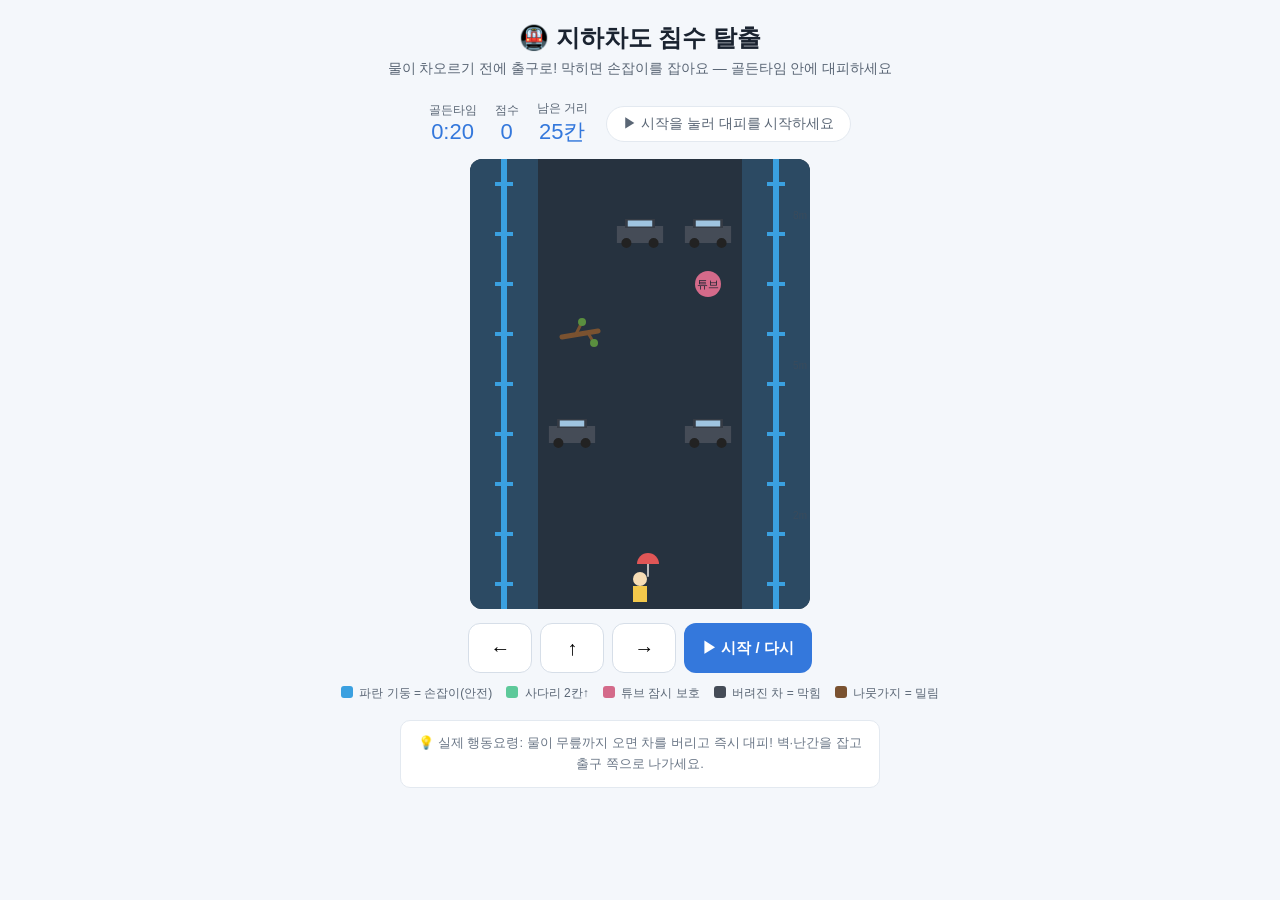
<file: tunnel-escape-game/index.html>
<!DOCTYPE html>
<html lang="ko">
<head>
  <meta charset="UTF-8" />
  <meta name="viewport" content="width=device-width, initial-scale=1.0" />
  <title>지하차도 침수 탈출 게임</title>
  <link rel="stylesheet" href="style.css" />
</head>
<body>
  <header>
    <h1>🚇 지하차도 침수 탈출</h1>
    <p class="subtitle">물이 차오르기 전에 출구로! 막히면 손잡이를 잡아요 — 골든타임 안에 대피하세요</p>
  </header>

  <div class="hud">
    <div class="stat"><span>골든타임</span><b id="timer">0:45</b></div>
    <div class="stat"><span>점수</span><b id="score">0</b></div>
    <div class="stat"><span>남은 거리</span><b id="dist">—</b></div>
    <div id="status" class="status">▶ 시작을 눌러 대피를 시작하세요</div>
  </div>

  <canvas id="game" width="340" height="450"></canvas>

  <div class="controls">
    <button id="left"  aria-label="왼쪽">←</button>
    <button id="up"    aria-label="앞으로">↑</button>
    <button id="right" aria-label="오른쪽">→</button>
    <button id="start" class="start">▶ 시작 / 다시</button>
  </div>

  <div class="legend">
    <span><i class="sw rail"></i> 파란 기둥 = 손잡이(안전)</span>
    <span><i class="sw ladder"></i> 사다리 2칸↑</span>
    <span><i class="sw tube"></i> 튜브 잠시 보호</span>
    <span><i class="sw car"></i> 버려진 차 = 막힘</span>
    <span><i class="sw branch"></i> 나뭇가지 = 밀림</span>
  </div>

  <footer>
    <p>💡 실제 행동요령: 물이 무릎까지 오면 차를 버리고 즉시 대피! 벽·난간을 잡고 출구 쪽으로 나가세요.</p>
  </footer>

  <script src="game.js"></script>
</body>
</html>
</file>
<file: tunnel-escape-game/style.css>
/* =========================================================
   지하차도 침수 탈출 게임 — 스타일
   ========================================================= */
* { box-sizing: border-box; }
body {
  margin: 0;
  font-family: "Pretendard", -apple-system, "Segoe UI", sans-serif;
  background: #f4f7fb;
  color: #1a2330;
  text-align: center;
}

header { padding: 22px 20px 8px; }
header h1 { margin: 0; font-size: 24px; font-weight: 600; }
.subtitle { margin: 6px 0 0; color: #5a6675; font-size: 14px; }

.hud {
  display: flex;
  gap: 18px;
  justify-content: center;
  align-items: center;
  flex-wrap: wrap;
  margin: 14px 0 12px;
}
.stat { display: flex; flex-direction: column; }
.stat span { font-size: 12px; color: #5a6675; }
.stat b { font-size: 22px; font-weight: 500; color: #3478dc; }
.status {
  font-size: 14px;
  color: #5a6675;
  background: #fff;
  border: 1px solid #e3e9f0;
  border-radius: 999px;
  padding: 8px 16px;
}

canvas {
  display: block;
  margin: 0 auto;
  border-radius: 12px;
  background: #21303f;
  max-width: 100%;
  touch-action: manipulation;
}

.controls {
  display: flex;
  gap: 8px;
  justify-content: center;
  margin-top: 14px;
  flex-wrap: wrap;
}
.controls button {
  width: 64px;
  height: 50px;
  font-size: 20px;
  border: 1px solid #d6dee8;
  background: #fff;
  border-radius: 12px;
  cursor: pointer;
}
.controls button:active { transform: scale(0.96); }
.controls .start {
  width: auto;
  padding: 0 18px;
  font-size: 15px;
  font-weight: 600;
  color: #fff;
  background: #3478dc;
  border: none;
}

.legend {
  display: flex;
  gap: 14px;
  justify-content: center;
  flex-wrap: wrap;
  margin-top: 12px;
  font-size: 12px;
  color: #5a6675;
}
.legend i.sw {
  display: inline-block;
  width: 12px; height: 12px;
  border-radius: 3px;
  vertical-align: -1px;
  margin-right: 3px;
}
.sw.rail   { background: #3aa0e0; }
.sw.time   { background: #e0a93a; }
.sw.ladder { background: #5dc99a; }
.sw.tube   { background: #d46a8a; }
.sw.car    { background: #454c57; }
.sw.branch { background: #7a5230; }

footer {
  margin: 18px auto 30px;
  max-width: 480px;
  padding: 12px 16px;
  font-size: 13px;
  color: #6b7787;
  background: #fff;
  border: 1px solid #e3e9f0;
  border-radius: 10px;
}
footer p { margin: 0; line-height: 1.6; }
</file>
